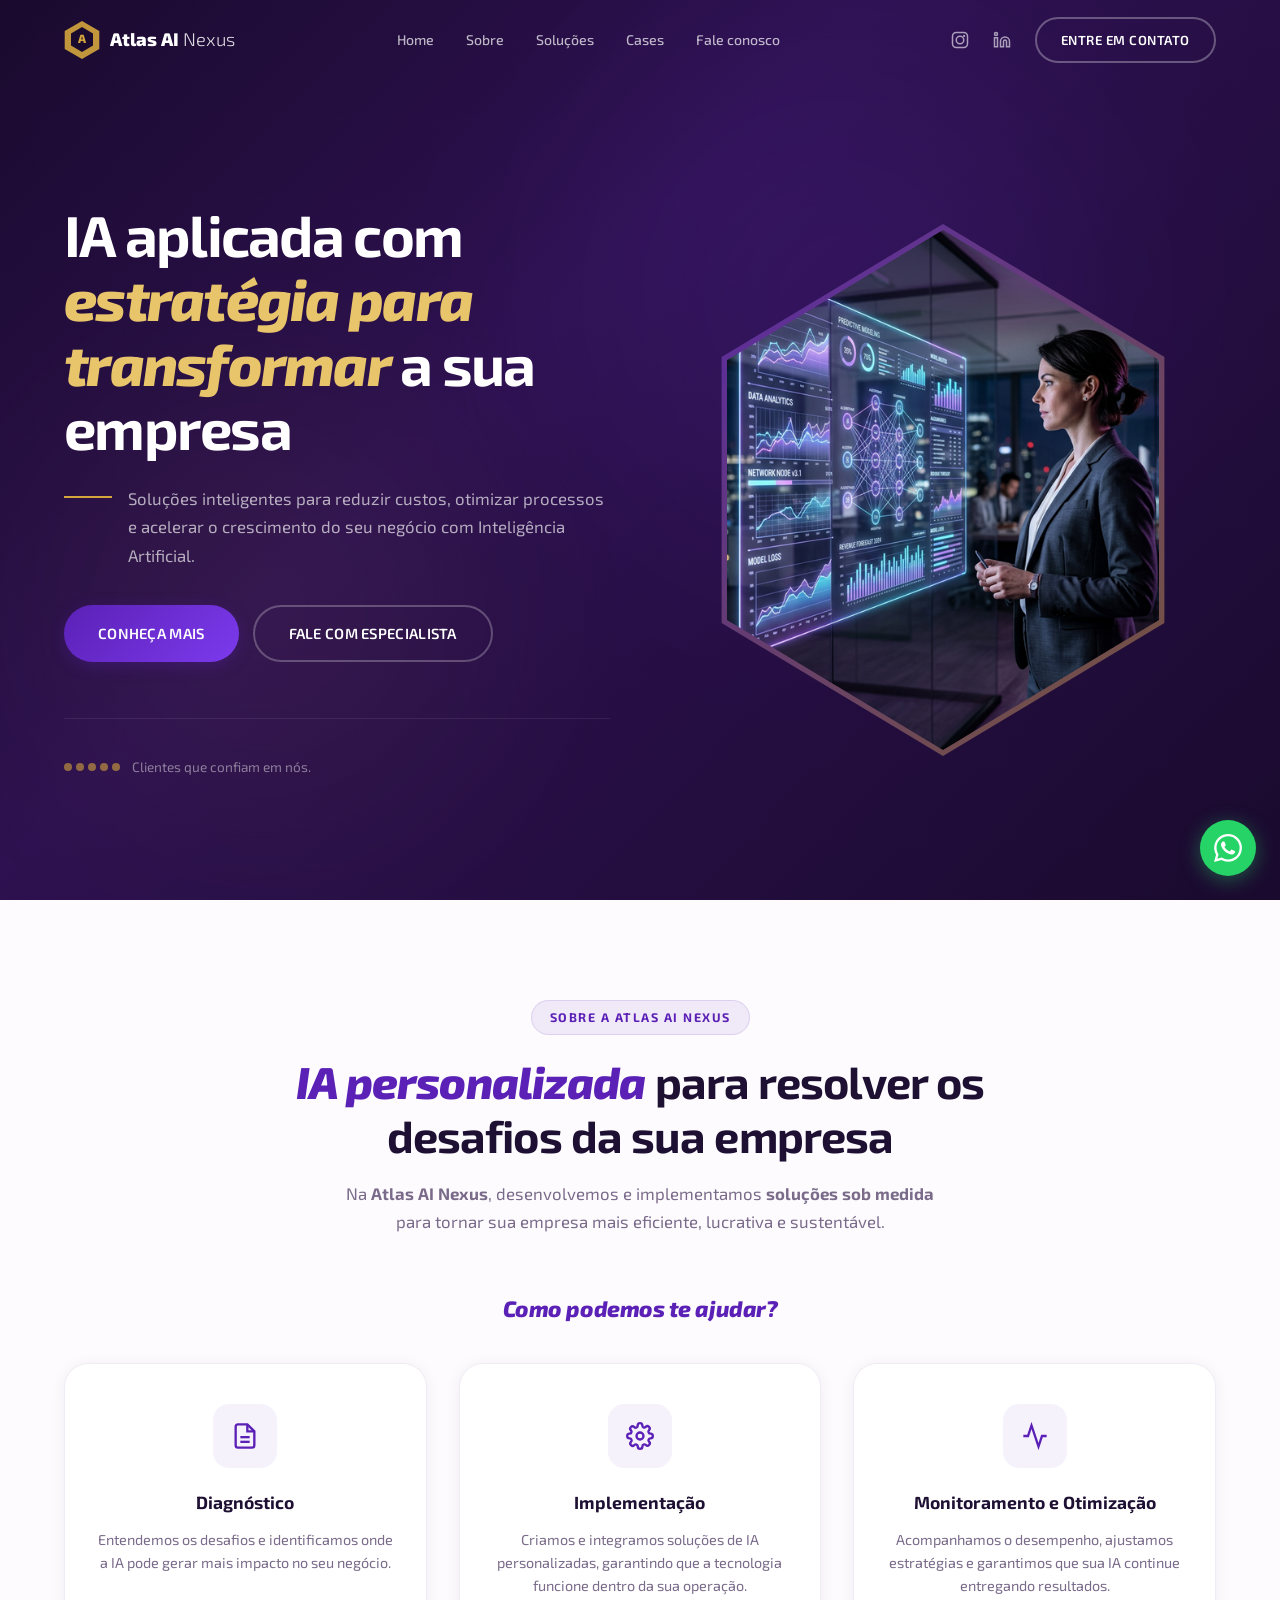
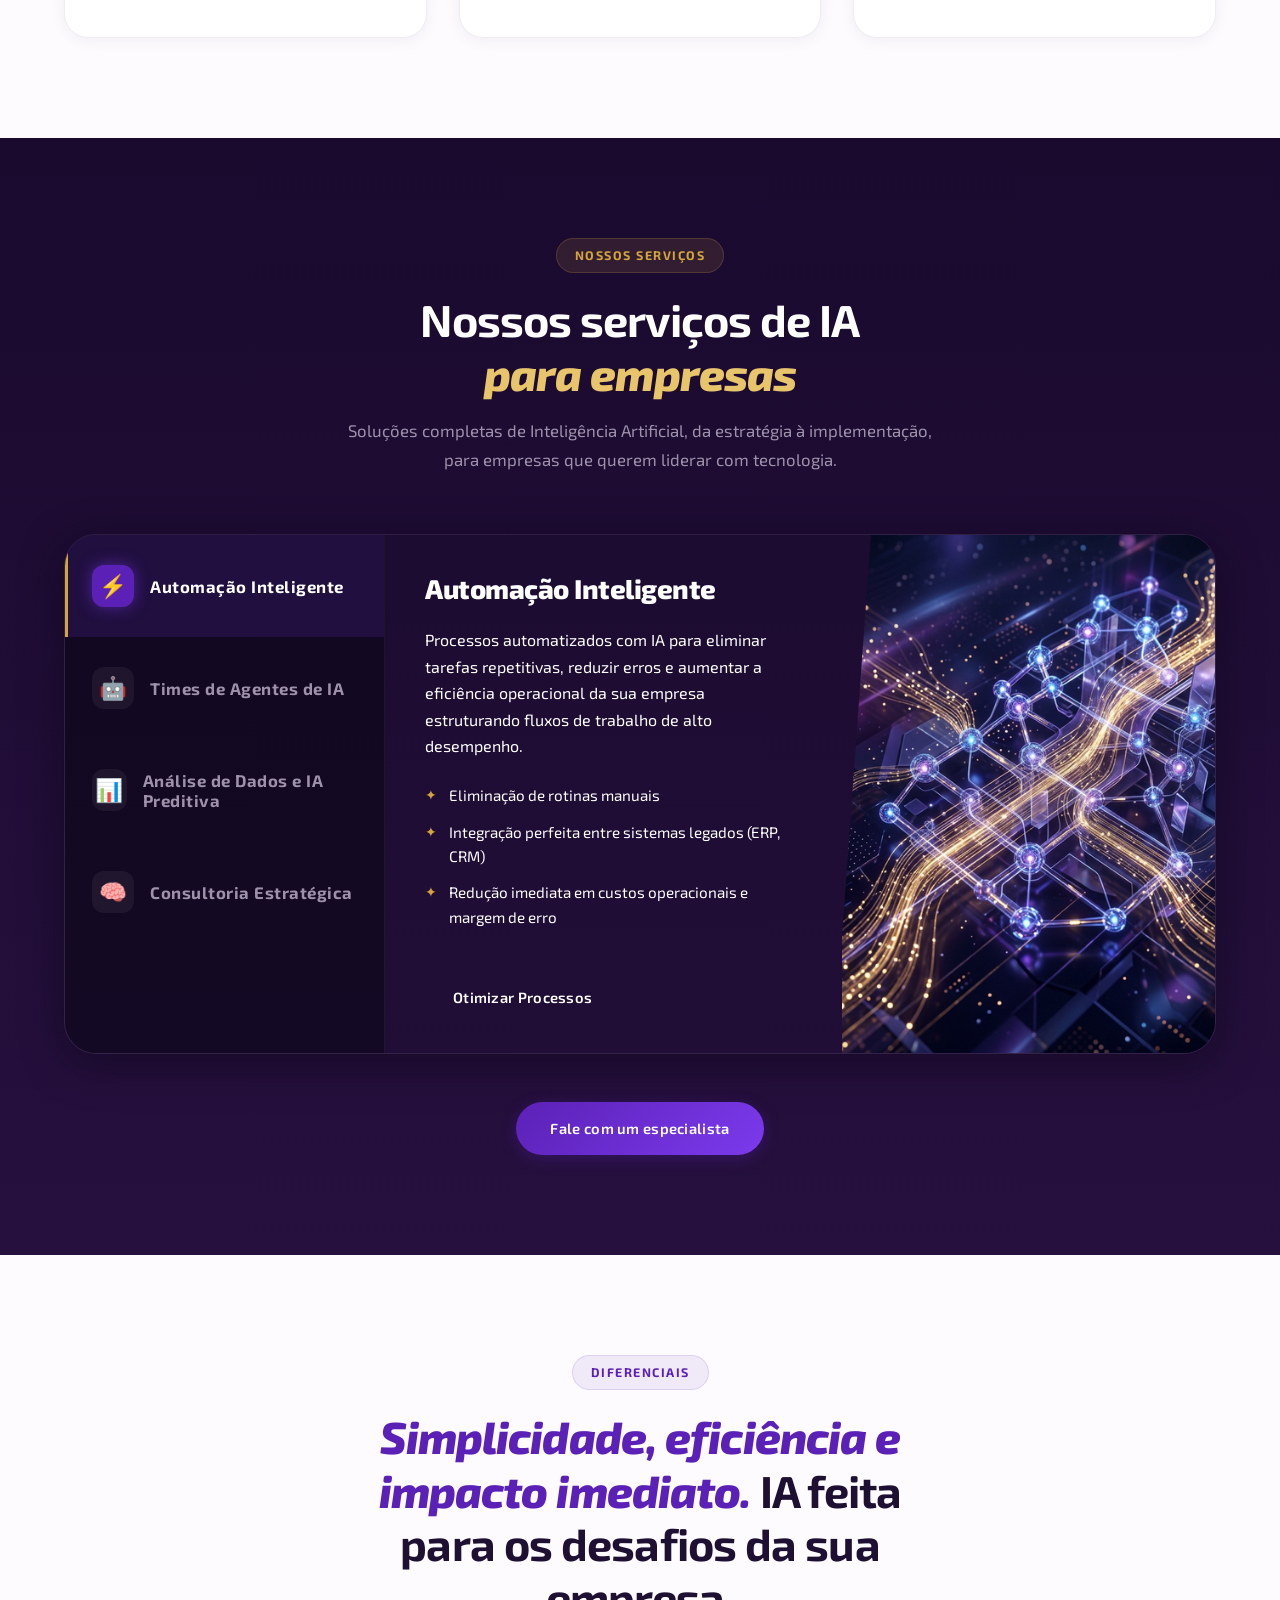
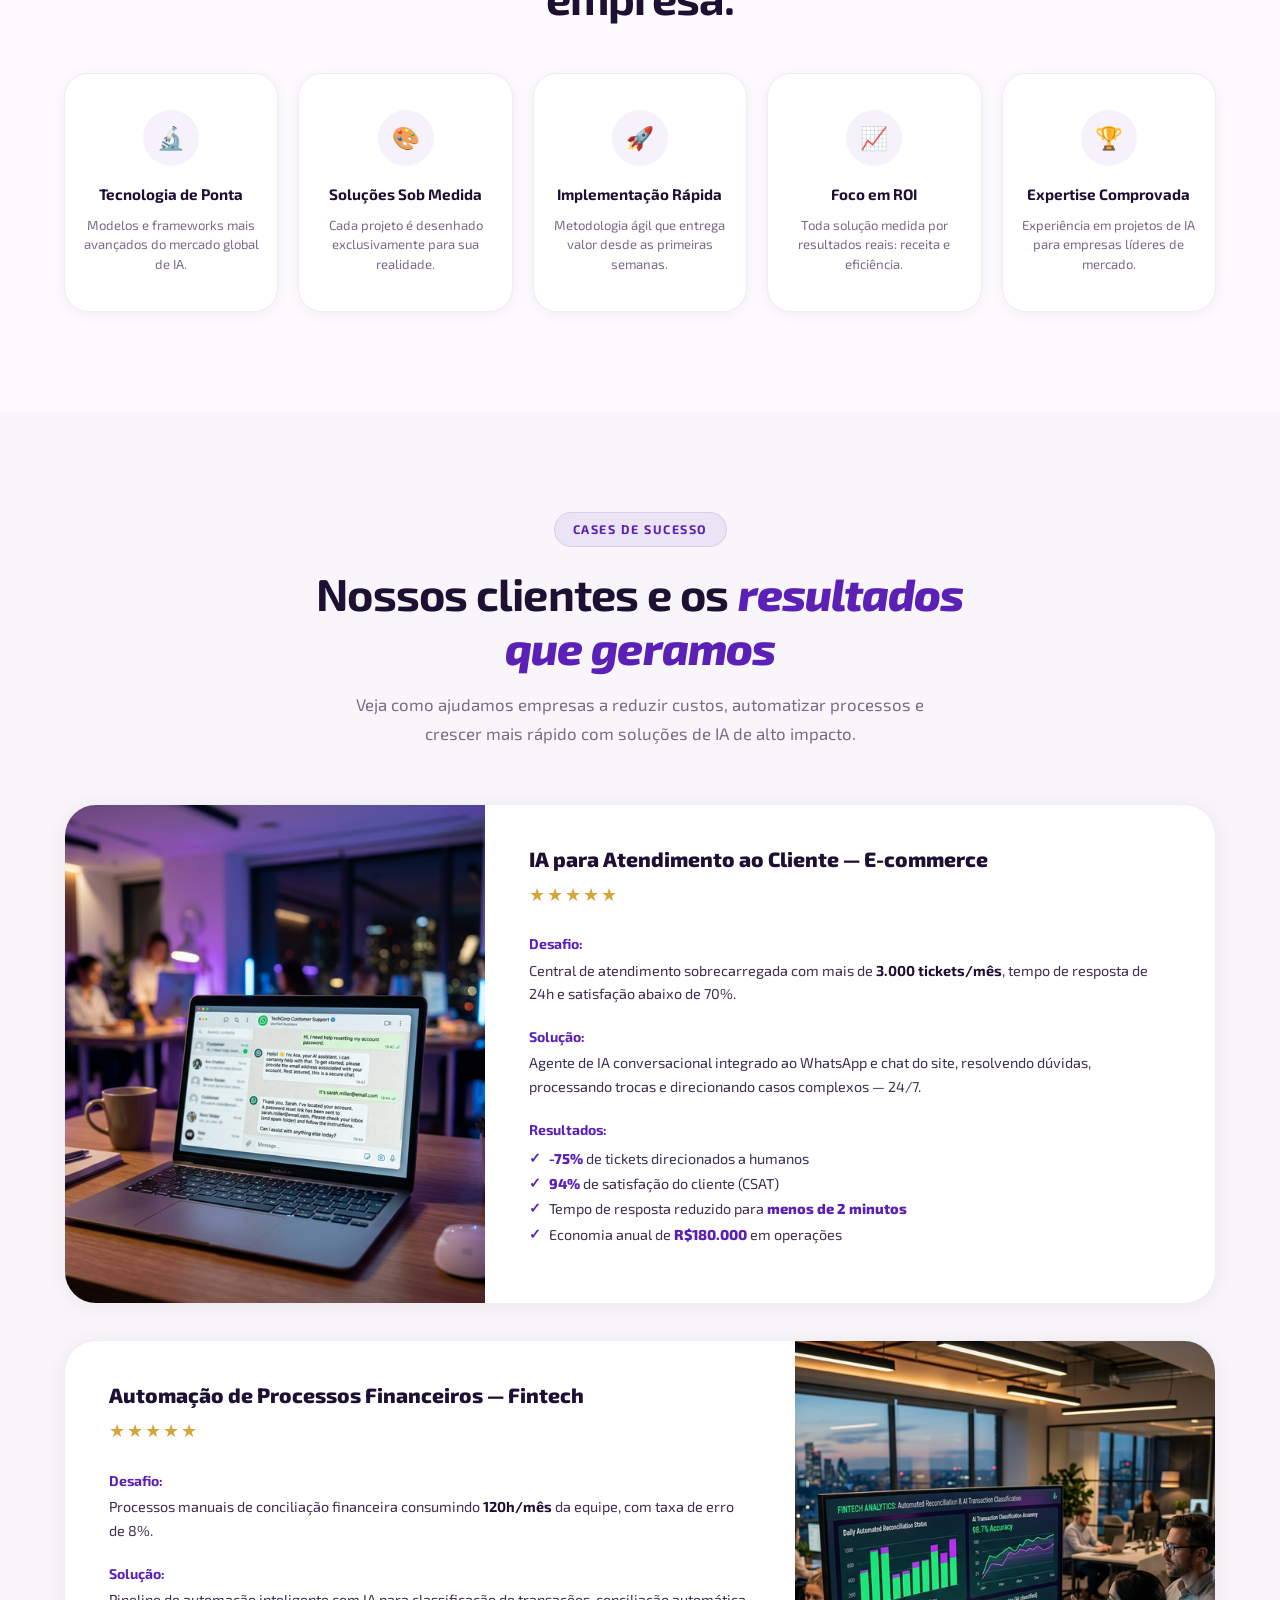
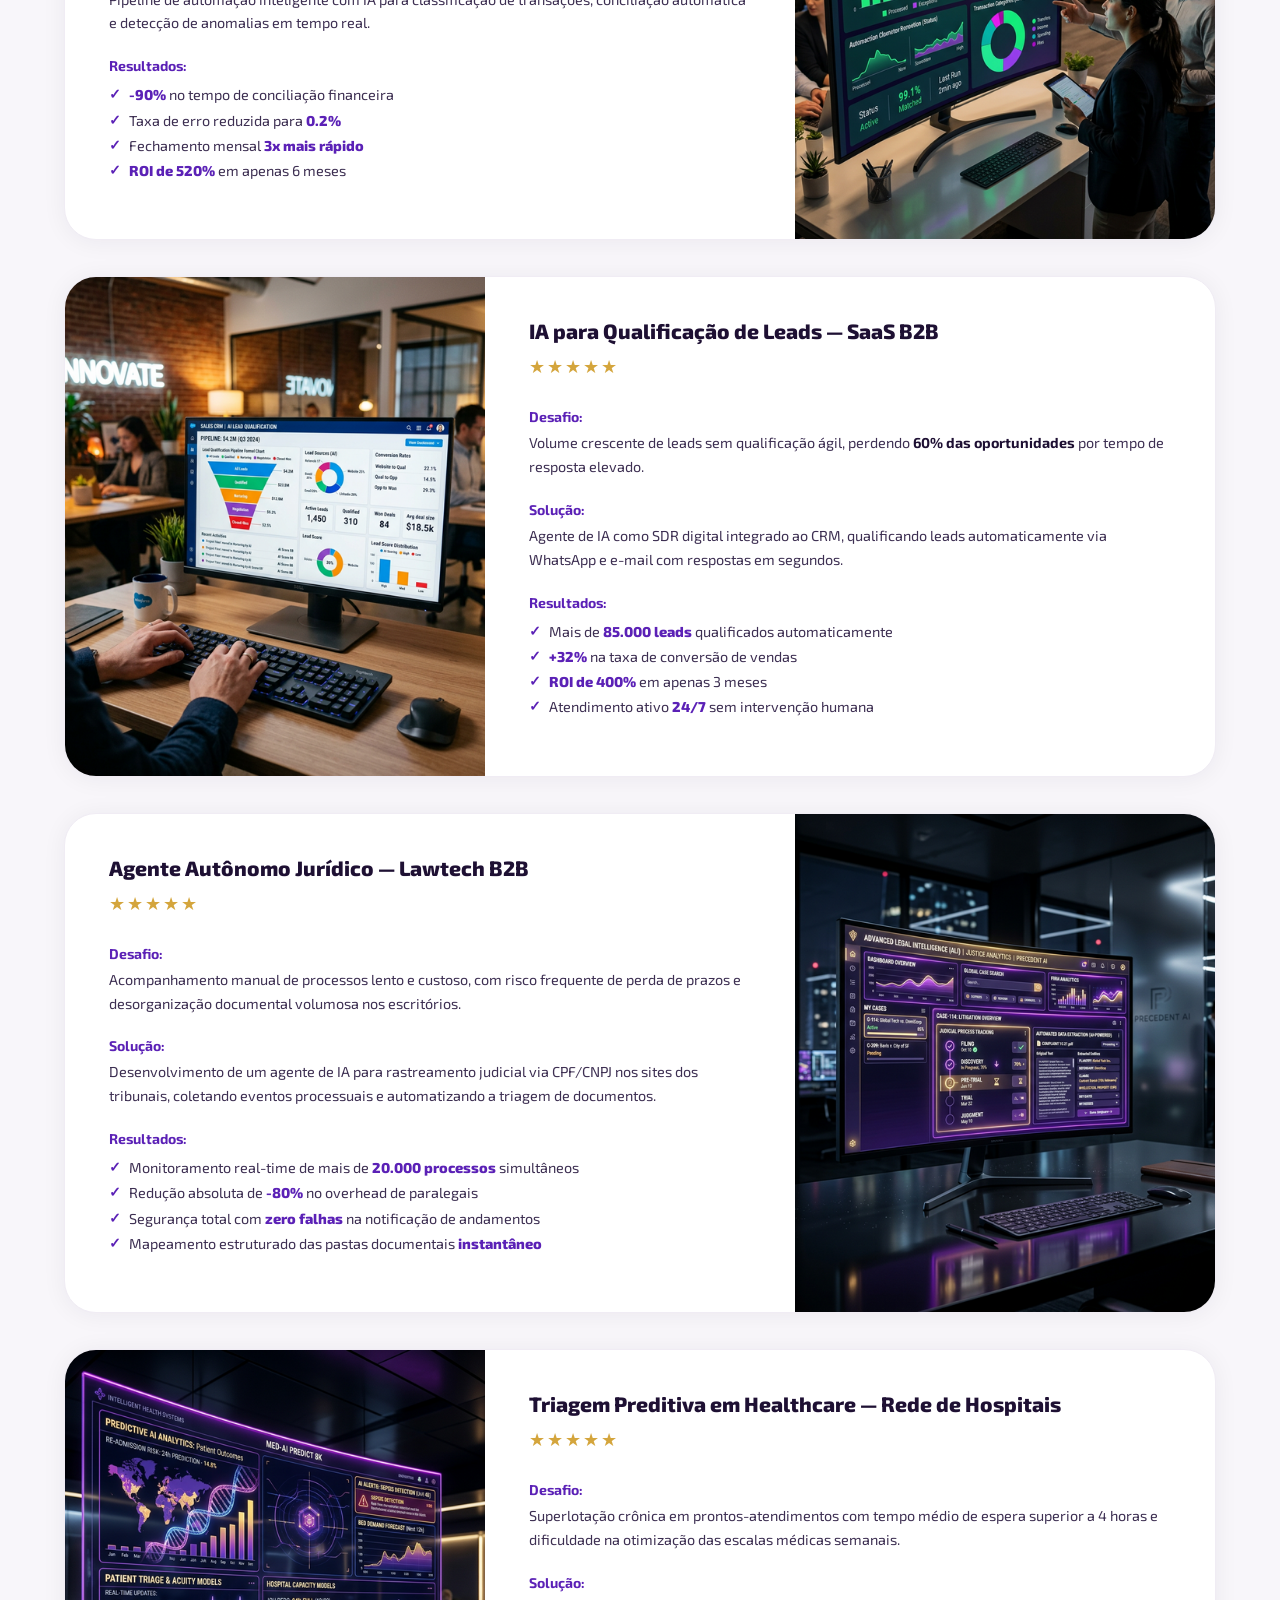
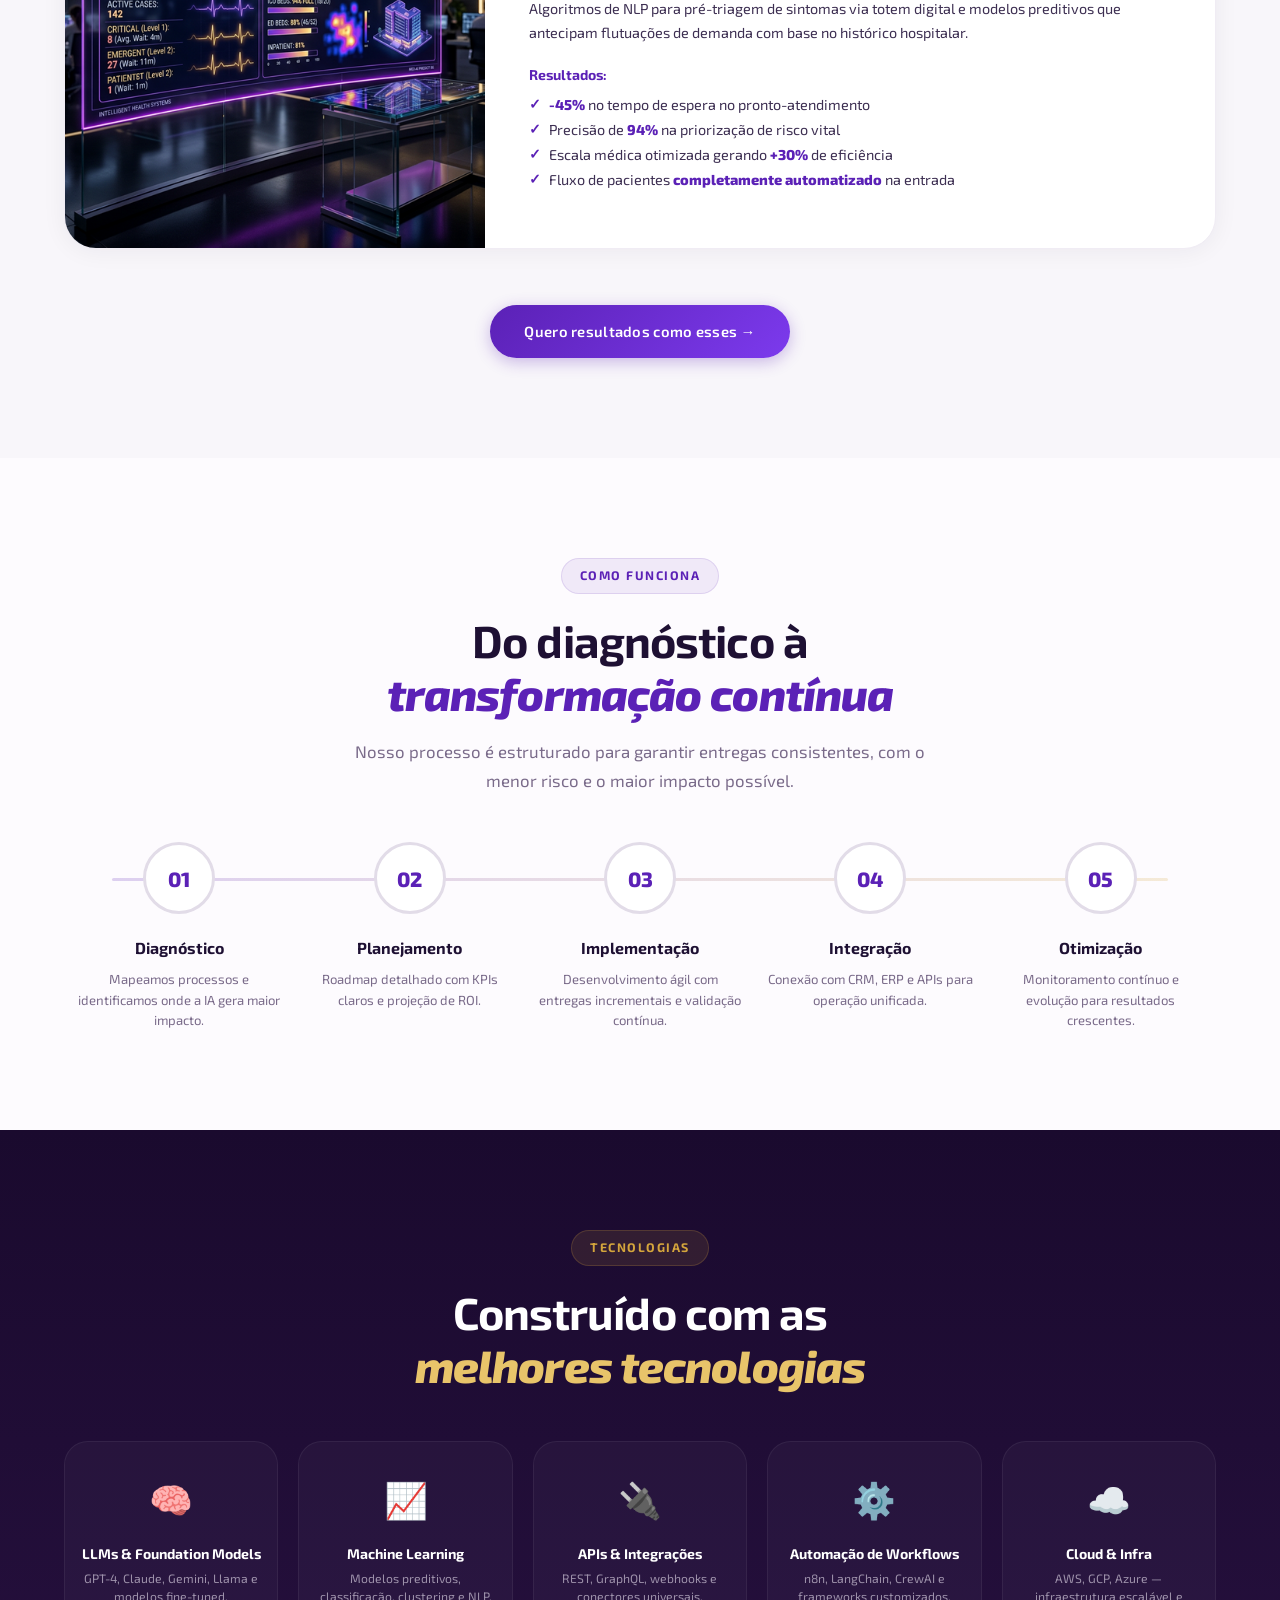
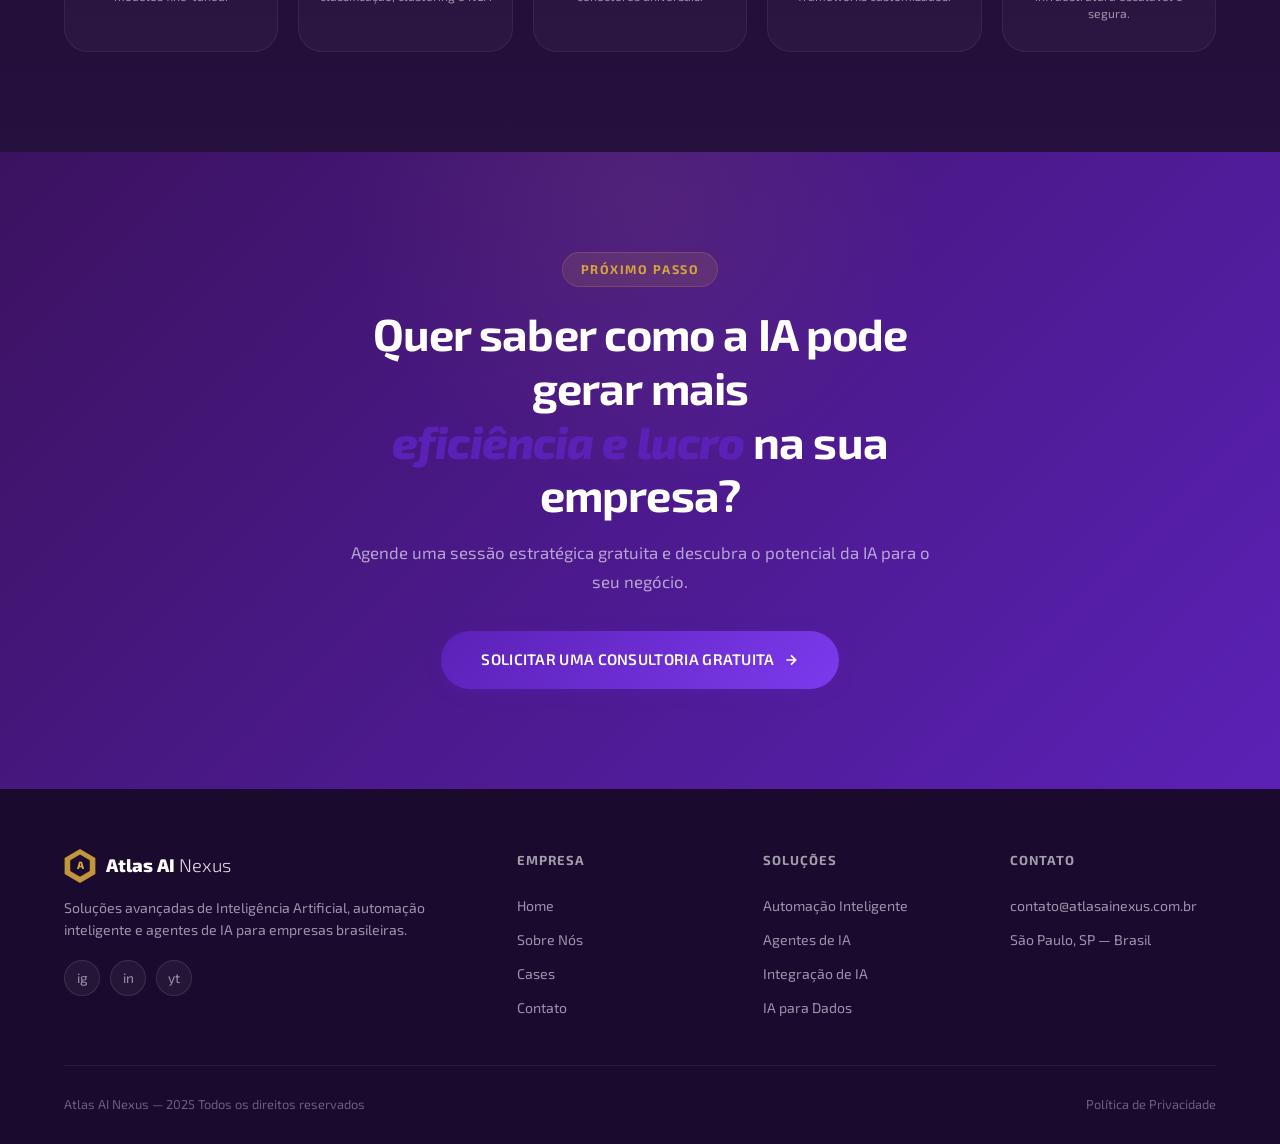
<file: index.html>
<!DOCTYPE html>
<html lang="pt-BR">
<head>
  <meta charset="UTF-8">
  <meta name="viewport" content="width=device-width, initial-scale=1.0">
  <title>Atlas AI Nexus — Inteligência Artificial para Empresas</title>
  <meta name="description" content="Soluções avançadas de Inteligência Artificial, automação inteligente e agentes de IA para empresas brasileiras. Automatize processos, reduza custos e acelere resultados.">
  <link rel="stylesheet" href="styles.css">
  <link rel="icon" href="data:image/svg+xml,<svg xmlns='http://www.w3.org/2000/svg' viewBox='0 0 100 100'><text y='.9em' font-size='90'>⬡</text></svg>">
</head>
<body>

  <!-- ===== NAVIGATION ===== -->
  <nav class="nav" id="nav">
    <div class="container">
      <a href="#" class="nav-logo">
        <!-- Hexagonal Logo Mark -->
        <svg width="36" height="38" viewBox="0 0 36 38" fill="none">
          <path d="M18 0L35.3 10v18L18 38 .7 28V10L18 0z" fill="url(#logoGrad)" opacity="0.9"/>
          <path d="M18 6L29 12.5v12L18 31 7 24.5v-12L18 6z" fill="#1A0A2E"/>
          <text x="18" y="22" text-anchor="middle" font-family="Exo 2" font-weight="800" font-size="12" fill="#D4A53C">A</text>
          <defs>
            <linearGradient id="logoGrad" x1="0" y1="0" x2="36" y2="38">
              <stop stop-color="#D4A53C"/>
              <stop offset="1" stop-color="#E8C46A"/>
            </linearGradient>
          </defs>
        </svg>
        <span><span class="logo-bold">Atlas AI</span> <span class="logo-thin">Nexus</span></span>
      </a>

      <div class="nav-center">
        <a href="#sobre">Home</a>
        <a href="#sobre">Sobre</a>
        <a href="#servicos">Soluções</a>
        <a href="#cases">Cases</a>
        <a href="#contato">Fale conosco</a>
      </div>

      <div class="nav-right">
        <div class="nav-social">
          <a href="https://www.instagram.com/atlasainexus?igsh=MW56d25lMGJvNGZ2bw%3D%3D&utm_source=qr" target="_blank" aria-label="Instagram">
            <svg width="18" height="18" viewBox="0 0 24 24" fill="none" stroke="currentColor" stroke-width="2"><rect x="2" y="2" width="20" height="20" rx="5"/><circle cx="12" cy="12" r="5"/><circle cx="17.5" cy="6.5" r="1.5" fill="currentColor" stroke="none"/></svg>
          </a>
          <a href="https://www.linkedin.com/company/atlasainexus/?viewAsMember=true" target="_blank" aria-label="LinkedIn">
            <svg width="18" height="18" viewBox="0 0 24 24" fill="none" stroke="currentColor" stroke-width="2"><path d="M16 8a6 6 0 016 6v7h-4v-7a2 2 0 00-4 0v7h-4v-7a6 6 0 016-6z"/><rect x="2" y="9" width="4" height="12"/><circle cx="4" cy="4" r="2"/></svg>
          </a>
        </div>
        <a href="#contato" class="nav-cta">ENTRE EM CONTATO</a>
      </div>

      <button class="nav-mobile" id="mobileToggle" aria-label="Menu">
        <span></span><span></span><span></span>
      </button>
    </div>
  </nav>

  <!-- Mobile Menu -->
  <div class="mobile-menu" id="mobileMenu">
    <a href="#sobre">Home</a>
    <a href="#sobre">Sobre</a>
    <a href="#servicos">Soluções</a>
    <a href="#cases">Cases</a>
    <a href="#contato">Fale conosco</a>
    <a href="#contato" class="btn btn-primary">Entre em Contato</a>
  </div>

  <!-- ===== HERO ===== -->
  <section class="hero" id="hero">
    <div class="hero-texture"></div>
    <div class="hero-glow hero-glow--1"></div>
    <div class="hero-glow hero-glow--2"></div>

    <div class="container">
      <div class="hero-content">
        <h1 class="hero-title">
          IA aplicada com<br>
          <em>estratégia para<br>transformar</em> a sua<br>empresa
        </h1>

        <div class="hero-description">
          <p>Soluções inteligentes para reduzir custos, otimizar processos e acelerar o crescimento do seu negócio com Inteligência Artificial.</p>
        </div>

        <div class="hero-actions">
          <a href="#servicos" class="btn btn-primary">CONHEÇA MAIS</a>
          <a href="#contato" class="btn btn-outline">FALE COM ESPECIALISTA</a>
        </div>

        <div class="hero-clients">
          <div class="hero-clients-dots">
            <span></span><span></span><span></span><span></span><span></span>
          </div>
          <span>Clientes que confiam em nós.</span>
        </div>
      </div>

      <div class="hero-visual">
        <div class="hero-hex-wrapper">
          <div class="hero-hex-border"></div>
          <img src="hero-image.png" alt="Profissional analisando dados com IA" class="hero-hex-image">
        </div>
      </div>
    </div>
  </section>

  <!-- ===== ABOUT + PROCESS (white) ===== -->
  <section class="section section--light" id="sobre">
    <div class="container">
      <div class="about-intro">
        <span class="section-label section-label--light reveal">Sobre a Atlas AI Nexus</span>
        <h2 class="section-title reveal reveal-d1">
          <em>IA personalizada</em> para resolver os<br>desafios da sua empresa
        </h2>
        <p class="section-subtitle mx-auto reveal reveal-d2">
          Na <strong>Atlas AI Nexus</strong>, desenvolvemos e implementamos <strong>soluções sob medida</strong> para tornar sua empresa mais eficiente, lucrativa e sustentável.
        </p>
      </div>

      <h3 class="section-title text-center reveal reveal-d2" style="font-size:1.4rem;margin-bottom:40px;">
        <em>Como podemos te ajudar?</em>
      </h3>

      <div class="process-grid">
        <div class="process-card reveal reveal-d1">
          <div class="process-card-icon">
            <svg width="28" height="28" viewBox="0 0 24 24" fill="none" stroke="currentColor" stroke-width="2"><path d="M14 2H6a2 2 0 00-2 2v16a2 2 0 002 2h12a2 2 0 002-2V8z"/><polyline points="14,2 14,8 20,8"/><line x1="16" y1="13" x2="8" y2="13"/><line x1="16" y1="17" x2="8" y2="17"/></svg>
          </div>
          <h3>Diagnóstico</h3>
          <p>Entendemos os desafios e identificamos onde a IA pode gerar mais impacto no seu negócio.</p>
        </div>
        <div class="process-card reveal reveal-d2">
          <div class="process-card-icon">
            <svg width="28" height="28" viewBox="0 0 24 24" fill="none" stroke="currentColor" stroke-width="2"><circle cx="12" cy="12" r="3"/><path d="M19.4 15a1.65 1.65 0 00.33 1.82l.06.06a2 2 0 01-2.83 2.83l-.06-.06a1.65 1.65 0 00-1.82-.33 1.65 1.65 0 00-1 1.51V21a2 2 0 01-4 0v-.09A1.65 1.65 0 009 19.4a1.65 1.65 0 00-1.82.33l-.06.06a2 2 0 01-2.83-2.83l.06-.06A1.65 1.65 0 004.68 15a1.65 1.65 0 00-1.51-1H3a2 2 0 010-4h.09A1.65 1.65 0 004.6 9a1.65 1.65 0 00-.33-1.82l-.06-.06a2 2 0 012.83-2.83l.06.06A1.65 1.65 0 009 4.68a1.65 1.65 0 001-1.51V3a2 2 0 014 0v.09a1.65 1.65 0 001 1.51 1.65 1.65 0 001.82-.33l.06-.06a2 2 0 012.83 2.83l-.06.06A1.65 1.65 0 0019.4 9a1.65 1.65 0 001.51 1H21a2 2 0 010 4h-.09a1.65 1.65 0 00-1.51 1z"/></svg>
          </div>
          <h3>Implementação</h3>
          <p>Criamos e integramos soluções de IA personalizadas, garantindo que a tecnologia funcione dentro da sua operação.</p>
        </div>
        <div class="process-card reveal reveal-d3">
          <div class="process-card-icon">
            <svg width="28" height="28" viewBox="0 0 24 24" fill="none" stroke="currentColor" stroke-width="2"><polyline points="22,12 18,12 15,21 9,3 6,12 2,12"/></svg>
          </div>
          <h3>Monitoramento e Otimização</h3>
          <p>Acompanhamos o desempenho, ajustamos estratégias e garantimos que sua IA continue entregando resultados.</p>
        </div>
      </div>
    </div>
  </section>

  <!-- ===== SERVICES (dark) ===== -->
  <section class="section section--dark" id="servicos">
    <div class="container">
      <div class="text-center">
        <span class="section-label section-label--dark reveal">Nossos Serviços</span>
        <h2 class="section-title reveal reveal-d1" style="max-width:620px;margin:0 auto 16px;">
          Nossos serviços de IA<br><em>para empresas</em>
        </h2>
        <p class="section-subtitle mx-auto reveal reveal-d2">
          Soluções completas de Inteligência Artificial, da estratégia à implementação, para empresas que querem liderar com tecnologia.
        </p>
      </div>

      <div class="services-interactive reveal reveal-d1">
        <!-- Sidebar Navigation (Toggles) -->
        <div class="services-sidebar">
          <button class="service-tab active" data-target="svc-automacao">
            <span class="tab-icon">⚡</span>
            <span class="tab-title">Automação Inteligente</span>
          </button>
          <button class="service-tab" data-target="svc-agentes">
            <span class="tab-icon">🤖</span>
            <span class="tab-title">Times de Agentes de IA</span>
          </button>
          <button class="service-tab" data-target="svc-dados">
            <span class="tab-icon">📊</span>
            <span class="tab-title">Análise de Dados e IA Preditiva</span>
          </button>
          <button class="service-tab" data-target="svc-consultoria">
            <span class="tab-icon">🧠</span>
            <span class="tab-title">Consultoria Estratégica</span>
          </button>
        </div>

        <!-- Dynamic Content Area -->
        <div class="services-content-wrapper">
          
          <!-- Panel 1: Automação -->
          <div class="service-panel active" id="svc-automacao">
            <div class="panel-info">
              <h3>Automação Inteligente</h3>
              <p>Processos automatizados com IA para eliminar tarefas repetitivas, reduzir erros e aumentar a eficiência operacional da sua empresa estruturando fluxos de trabalho de alto desempenho.</p>
              
              <ul class="panel-results">
                <li>Eliminação de rotinas manuais</li>
                <li>Integração perfeita entre sistemas legados (ERP, CRM)</li>
                <li>Redução imediata em custos operacionais e margem de erro</li>
              </ul>
              
              <a href="#contato" class="btn btn-outline-gold">Otimizar Processos</a>
            </div>
            <div class="panel-visual">
              <img src="service-automation.png" alt="Automação Inteligente em IA" loading="lazy">
            </div>
          </div>

          <!-- Panel 2: Agentes -->
          <div class="service-panel" id="svc-agentes">
            <div class="panel-info">
              <h3>Agentes e Times de Agentes de IA</h3>
              <p>Atendimento ágil e eficiente com equipes Multi-Agente treinadas na sua base de conhecimento corporativa. Eles operam 24/7 em vendas, suporte e operações internas colaborando entre si.</p>
              
              <ul class="panel-results">
                <li>Suporte multicanal instantâneo (WhatsApp, E-mail, Site)</li>
                <li>Qualificação de leads e SDRs autônomos</li>
                <li>Redução dramática no tempo de resposta (SLA)</li>
              </ul>
              
              <a href="#contato" class="btn btn-outline-gold">Implementar Agentes</a>
            </div>
            <div class="panel-visual">
              <img src="service-agents.png" alt="Sistemas Multi-Agente de Inteligência Artificial" loading="lazy">
            </div>
          </div>

          <!-- Panel 3: Dados -->
          <div class="service-panel" id="svc-dados">
            <div class="panel-info">
              <h3>Análise de Dados e IA Preditiva</h3>
              <p>Inteligência central para tomadas de decisão complexas. Transforme dados brutos em insights acionáveis com modelos preditivos que antecipam cenários, riscos e oportunidades no mercado.</p>
              
              <ul class="panel-results">
                <li>Previsão precisa de demanda e churn de clientes</li>
                <li>Dashboards interativos de alto impacto gerencial</li>
                <li>Identificação automática de anomalias em tempo real</li>
              </ul>
              
              <a href="#contato" class="btn btn-outline-gold">Extrair Insights</a>
            </div>
            <div class="panel-visual">
              <img src="service-data.png" alt="Análise de Dados com Inteligência Artificial Preditiva" loading="lazy">
            </div>
          </div>

          <!-- Panel 4: Consultoria -->
          <div class="service-panel" id="svc-consultoria">
            <div class="panel-info">
              <h3>Consultoria Estratégica em IA</h3>
              <p>Diagnóstico completo da sua operação e elaboração de um blueprint técnico e estratégico. Traçamos e executamos um roadmap claro e mensurável projetando o ROI para cada etapa do projeto.</p>
              
              <ul class="panel-results">
                <li>Assessment técnico de viabilidade e maturidade de dados</li>
                <li>Arquitetura de soluções customizadas premium</li>
                <li>Treinamento de equipes para adoção tecnológica</li>
              </ul>
              
              <a href="#contato" class="btn btn-outline-gold">Diagnóstico Gratuito</a>
            </div>
            <div class="panel-visual">
              <img src="service-consulting.png" alt="Consultoria Estratégica em IA" loading="lazy">
            </div>
          </div>

        </div>
      </div>

      <div class="text-center reveal reveal-d3" style="margin-top:48px;">
        <a href="#contato" class="btn btn-primary">Fale com um especialista</a>
      </div>
    </div>
  </section>

  <!-- ===== DIFFERENTIALS (white) ===== -->
  <section class="section section--light" id="diferenciais">
    <div class="container">
      <div class="text-center">
        <span class="section-label section-label--light reveal">Diferenciais</span>
        <h2 class="section-title reveal reveal-d1" style="max-width:580px;margin:0 auto 16px;">
          <em>Simplicidade, eficiência e impacto imediato.</em> IA feita para os desafios da sua empresa.
        </h2>
      </div>

      <div class="diff-grid">
        <div class="diff-card reveal reveal-d1">
          <div class="diff-icon">🔬</div>
          <h3>Tecnologia de Ponta</h3>
          <p>Modelos e frameworks mais avançados do mercado global de IA.</p>
        </div>
        <div class="diff-card reveal reveal-d2">
          <div class="diff-icon">🎨</div>
          <h3>Soluções Sob Medida</h3>
          <p>Cada projeto é desenhado exclusivamente para sua realidade.</p>
        </div>
        <div class="diff-card reveal reveal-d3">
          <div class="diff-icon">🚀</div>
          <h3>Implementação Rápida</h3>
          <p>Metodologia ágil que entrega valor desde as primeiras semanas.</p>
        </div>
        <div class="diff-card reveal reveal-d4">
          <div class="diff-icon">📈</div>
          <h3>Foco em ROI</h3>
          <p>Toda solução medida por resultados reais: receita e eficiência.</p>
        </div>
        <div class="diff-card reveal reveal-d5">
          <div class="diff-icon">🏆</div>
          <h3>Expertise Comprovada</h3>
          <p>Experiência em projetos de IA para empresas líderes de mercado.</p>
        </div>
      </div>
    </div>
  </section>

  <!-- ===== CASES (light — NexIA Lab style) ===== -->
  <section class="section section--cases" id="cases">
    <div class="container">
      <div class="text-center" style="margin-bottom:56px;">
        <span class="section-label section-label--light reveal">Cases de Sucesso</span>
        <h2 class="section-title reveal reveal-d1" style="max-width:680px;margin:0 auto 16px;">
          Nossos clientes e os <em>resultados que geramos</em>
        </h2>
        <p class="section-subtitle mx-auto reveal reveal-d2">
          Veja como ajudamos empresas a reduzir custos, automatizar processos e crescer mais rápido com soluções de IA de alto impacto.
        </p>
      </div>

      <!-- Case 1 — Image Left -->
      <div class="case-row reveal">
        <div class="case-row-image">
          <img src="case-atendimento.png" alt="IA para Atendimento ao Cliente" loading="lazy">
        </div>
        <div class="case-row-content">
          <h3>IA para Atendimento ao Cliente — E-commerce</h3>
          <div class="case-stars">★★★★★</div>

          <div class="case-block">
            <strong class="case-block-label">Desafio:</strong>
            <p>Central de atendimento sobrecarregada com mais de <strong>3.000 tickets/mês</strong>, tempo de resposta de 24h e satisfação abaixo de 70%.</p>
          </div>

          <div class="case-block">
            <strong class="case-block-label">Solução:</strong>
            <p>Agente de IA conversacional integrado ao WhatsApp e chat do site, resolvendo dúvidas, processando trocas e direcionando casos complexos — 24/7.</p>
          </div>

          <div class="case-block">
            <strong class="case-block-label">Resultados:</strong>
            <ul class="case-results-list">
              <li><strong>-75%</strong> de tickets direcionados a humanos</li>
              <li><strong>94%</strong> de satisfação do cliente (CSAT)</li>
              <li>Tempo de resposta reduzido para <strong>menos de 2 minutos</strong></li>
              <li>Economia anual de <strong>R$180.000</strong> em operações</li>
            </ul>
          </div>
        </div>
      </div>

      <!-- Case 2 — Image Right -->
      <div class="case-row case-row--reversed reveal">
        <div class="case-row-image">
          <img src="case-financeiro.png" alt="Automação de Processos Financeiros" loading="lazy">
        </div>
        <div class="case-row-content">
          <h3>Automação de Processos Financeiros — Fintech</h3>
          <div class="case-stars">★★★★★</div>

          <div class="case-block">
            <strong class="case-block-label">Desafio:</strong>
            <p>Processos manuais de conciliação financeira consumindo <strong>120h/mês</strong> da equipe, com taxa de erro de 8%.</p>
          </div>

          <div class="case-block">
            <strong class="case-block-label">Solução:</strong>
            <p>Pipeline de automação inteligente com IA para classificação de transações, conciliação automática e detecção de anomalias em tempo real.</p>
          </div>

          <div class="case-block">
            <strong class="case-block-label">Resultados:</strong>
            <ul class="case-results-list">
              <li><strong>-90%</strong> no tempo de conciliação financeira</li>
              <li>Taxa de erro reduzida para <strong>0.2%</strong></li>
              <li>Fechamento mensal <strong>3x mais rápido</strong></li>
              <li><strong>ROI de 520%</strong> em apenas 6 meses</li>
            </ul>
          </div>
        </div>
      </div>

      <!-- Case 3 — Image Left -->
      <div class="case-row reveal">
        <div class="case-row-image">
          <img src="case-vendas.png" alt="IA para Qualificação de Leads" loading="lazy">
        </div>
        <div class="case-row-content">
          <h3>IA para Qualificação de Leads — SaaS B2B</h3>
          <div class="case-stars">★★★★★</div>

          <div class="case-block">
            <strong class="case-block-label">Desafio:</strong>
            <p>Volume crescente de leads sem qualificação ágil, perdendo <strong>60% das oportunidades</strong> por tempo de resposta elevado.</p>
          </div>

          <div class="case-block">
            <strong class="case-block-label">Solução:</strong>
            <p>Agente de IA como SDR digital integrado ao CRM, qualificando leads automaticamente via WhatsApp e e-mail com respostas em segundos.</p>
          </div>

          <div class="case-block">
            <strong class="case-block-label">Resultados:</strong>
            <ul class="case-results-list">
              <li>Mais de <strong>85.000 leads</strong> qualificados automaticamente</li>
              <li><strong>+32%</strong> na taxa de conversão de vendas</li>
              <li><strong>ROI de 400%</strong> em apenas 3 meses</li>
              <li>Atendimento ativo <strong>24/7</strong> sem intervenção humana</li>
            </ul>
          </div>
        </div>
      </div>

      <!-- Case 4 — Image Right -->
      <div class="case-row case-row--reversed reveal">
        <div class="case-row-image">
          <img src="case-legal.png" alt="Automação Jurídica e Rastreamento de Processos" loading="lazy">
        </div>
        <div class="case-row-content">
          <h3>Agente Autônomo Jurídico — Lawtech B2B</h3>
          <div class="case-stars">★★★★★</div>

          <div class="case-block">
            <strong class="case-block-label">Desafio:</strong>
            <p>Acompanhamento manual de processos lento e custoso, com risco frequente de perda de prazos e desorganização documental volumosa nos escritórios.</p>
          </div>

          <div class="case-block">
            <strong class="case-block-label">Solução:</strong>
            <p>Desenvolvimento de um agente de IA para rastreamento judicial via CPF/CNPJ nos sites dos tribunais, coletando eventos processuais e automatizando a triagem de documentos.</p>
          </div>

          <div class="case-block">
            <strong class="case-block-label">Resultados:</strong>
            <ul class="case-results-list">
              <li>Monitoramento real-time de mais de <strong>20.000 processos</strong> simultâneos</li>
              <li>Redução absoluta de <strong>-80%</strong> no overhead de paralegais</li>
              <li>Segurança total com <strong>zero falhas</strong> na notificação de andamentos</li>
              <li>Mapeamento estruturado das pastas documentais <strong>instantâneo</strong></li>
            </ul>
          </div>
        </div>
      </div>

      <!-- Case 5 — Image Left (Healthcare) -->
      <div class="case-row reveal">
        <div class="case-row-image">
          <img src="case-healthcare.png" alt="IA Preditiva para Triagem em Saúde" loading="lazy">
        </div>
        <div class="case-row-content">
          <h3>Triagem Preditiva em Healthcare — Rede de Hospitais</h3>
          <div class="case-stars">★★★★★</div>

          <div class="case-block">
            <strong class="case-block-label">Desafio:</strong>
            <p>Superlotação crônica em prontos-atendimentos com tempo médio de espera superior a 4 horas e dificuldade na otimização das escalas médicas semanais.</p>
          </div>

          <div class="case-block">
            <strong class="case-block-label">Solução:</strong>
            <p>Algoritmos de NLP para pré-triagem de sintomas via totem digital e modelos preditivos que antecipam flutuações de demanda com base no histórico hospitalar.</p>
          </div>

          <div class="case-block">
            <strong class="case-block-label">Resultados:</strong>
            <ul class="case-results-list">
              <li><strong>-45%</strong> no tempo de espera no pronto-atendimento</li>
              <li>Precisão de <strong>94%</strong> na priorização de risco vital</li>
              <li>Escala médica otimizada gerando <strong>+30%</strong> de eficiência</li>
              <li>Fluxo de pacientes <strong>completamente automatizado</strong> na entrada</li>
            </ul>
          </div>
        </div>
      </div>

      <div class="text-center reveal" style="margin-top:56px;">
        <a href="#contato" class="btn btn-primary">Quero resultados como esses →</a>
      </div>
    </div>
  </section>

  <!-- ===== HOW IT WORKS (white) ===== -->
  <section class="section section--light" id="processo">
    <div class="container">
      <div class="text-center">
        <span class="section-label section-label--light reveal">Como Funciona</span>
        <h2 class="section-title reveal reveal-d1" style="max-width:600px;margin:0 auto 16px;">
          Do diagnóstico à <em>transformação contínua</em>
        </h2>
        <p class="section-subtitle mx-auto reveal reveal-d2">
          Nosso processo é estruturado para garantir entregas consistentes, com o menor risco e o maior impacto possível.
        </p>
      </div>

      <div class="timeline">
        <div class="timeline-step reveal reveal-d1">
          <div class="timeline-num">01</div>
          <h3>Diagnóstico</h3>
          <p>Mapeamos processos e identificamos onde a IA gera maior impacto.</p>
        </div>
        <div class="timeline-step reveal reveal-d2">
          <div class="timeline-num">02</div>
          <h3>Planejamento</h3>
          <p>Roadmap detalhado com KPIs claros e projeção de ROI.</p>
        </div>
        <div class="timeline-step reveal reveal-d3">
          <div class="timeline-num">03</div>
          <h3>Implementação</h3>
          <p>Desenvolvimento ágil com entregas incrementais e validação contínua.</p>
        </div>
        <div class="timeline-step reveal reveal-d4">
          <div class="timeline-num">04</div>
          <h3>Integração</h3>
          <p>Conexão com CRM, ERP e APIs para operação unificada.</p>
        </div>
        <div class="timeline-step reveal reveal-d5">
          <div class="timeline-num">05</div>
          <h3>Otimização</h3>
          <p>Monitoramento contínuo e evolução para resultados crescentes.</p>
        </div>
      </div>
    </div>
  </section>

  <!-- ===== TECHNOLOGIES (dark) ===== -->
  <section class="section section--dark" id="tecnologias">
    <div class="container">
      <div class="text-center">
        <span class="section-label section-label--dark reveal">Tecnologias</span>
        <h2 class="section-title reveal reveal-d1" style="max-width:580px;margin:0 auto 16px;">
          Construído com as <em>melhores tecnologias</em>
        </h2>
      </div>

      <div class="tech-grid">
        <div class="tech-card reveal reveal-d1">
          <span class="tech-card-icon">🧠</span>
          <h4>LLMs & Foundation Models</h4>
          <p>GPT-4, Claude, Gemini, Llama e modelos fine-tuned.</p>
        </div>
        <div class="tech-card reveal reveal-d2">
          <span class="tech-card-icon">📈</span>
          <h4>Machine Learning</h4>
          <p>Modelos preditivos, classificação, clustering e NLP.</p>
        </div>
        <div class="tech-card reveal reveal-d3">
          <span class="tech-card-icon">🔌</span>
          <h4>APIs & Integrações</h4>
          <p>REST, GraphQL, webhooks e conectores universais.</p>
        </div>
        <div class="tech-card reveal reveal-d4">
          <span class="tech-card-icon">⚙️</span>
          <h4>Automação de Workflows</h4>
          <p>n8n, LangChain, CrewAI e frameworks customizados.</p>
        </div>
        <div class="tech-card reveal reveal-d5">
          <span class="tech-card-icon">☁️</span>
          <h4>Cloud & Infra</h4>
          <p>AWS, GCP, Azure — infraestrutura escalável e segura.</p>
        </div>
      </div>
    </div>
  </section>

  <!-- ===== CTA FINAL ===== -->
  <section class="cta-final" id="contato">
    <div class="container">
      <span class="section-label section-label--dark reveal" style="margin:0 auto 20px;display:inline-flex;">Próximo Passo</span>
      <h2 class="section-title reveal reveal-d1">
        Quer saber como a IA pode gerar mais<br><em>eficiência e lucro</em> na sua empresa?
      </h2>
      <p class="section-subtitle reveal reveal-d2">
        Agende uma sessão estratégica gratuita e descubra o potencial da IA para o seu negócio.
      </p>
      <div class="cta-actions reveal reveal-d3">
        <a href="#" class="btn btn-primary" style="padding:16px 40px;font-size:0.95rem;" onclick="return false;">
          SOLICITAR UMA CONSULTORIA GRATUITA
          <svg width="16" height="16" viewBox="0 0 24 24" fill="none" stroke="currentColor" stroke-width="2.5"><path d="M5 12h14M12 5l7 7-7 7"/></svg>
        </a>
      </div>
    </div>
  </section>

  <!-- ===== FOOTER ===== -->
  <footer class="footer">
    <div class="container">
      <div class="footer-grid">
        <div class="footer-brand">
          <a href="#" class="nav-logo" style="color:#fff;">
            <svg width="32" height="34" viewBox="0 0 36 38" fill="none">
              <path d="M18 0L35.3 10v18L18 38 .7 28V10L18 0z" fill="url(#logoGrad2)" opacity="0.9"/>
              <path d="M18 6L29 12.5v12L18 31 7 24.5v-12L18 6z" fill="#1A0A2E"/>
              <text x="18" y="22" text-anchor="middle" font-family="Exo 2" font-weight="800" font-size="12" fill="#D4A53C">A</text>
              <defs>
                <linearGradient id="logoGrad2" x1="0" y1="0" x2="36" y2="38">
                  <stop stop-color="#D4A53C"/>
                  <stop offset="1" stop-color="#E8C46A"/>
                </linearGradient>
              </defs>
            </svg>
            <span><span class="logo-bold">Atlas AI</span> <span class="logo-thin">Nexus</span></span>
          </a>
          <p>Soluções avançadas de Inteligência Artificial, automação inteligente e agentes de IA para empresas brasileiras.</p>
          <div class="footer-social">
            <a href="https://www.instagram.com/atlasainexus?igsh=MW56d25lMGJvNGZ2bw%3D%3D&utm_source=qr" target="_blank" aria-label="Instagram">ig</a>
            <a href="https://www.linkedin.com/company/atlasainexus/?viewAsMember=true" target="_blank" aria-label="LinkedIn">in</a>
            <a href="#" aria-label="YouTube">yt</a>
          </div>
        </div>

        <div class="footer-col">
          <h4>Empresa</h4>
          <a href="#sobre">Home</a>
          <a href="#sobre">Sobre Nós</a>
          <a href="#cases">Cases</a>
          <a href="#contato">Contato</a>
        </div>

        <div class="footer-col">
          <h4>Soluções</h4>
          <a href="#servicos">Automação Inteligente</a>
          <a href="#servicos">Agentes de IA</a>
          <a href="#servicos">Integração de IA</a>
          <a href="#servicos">IA para Dados</a>
        </div>

        <div class="footer-col">
          <h4>Contato</h4>
          <a href="#">contato@atlasainexus.com.br</a>
          <a href="#">São Paulo, SP — Brasil</a>
        </div>
      </div>

      <div class="footer-bottom">
        <span>Atlas AI Nexus — 2025 Todos os direitos reservados</span>
        <span>Política de Privacidade</span>
      </div>
    </div>
  </footer>

  <!-- WhatsApp Float -->
  <a href="https://wa.me/551153047535" class="whatsapp-float" target="_blank" aria-label="WhatsApp">
    <svg viewBox="0 0 24 24"><path d="M17.472 14.382c-.297-.149-1.758-.867-2.03-.967-.273-.099-.471-.148-.67.15-.197.297-.767.966-.94 1.164-.173.199-.347.223-.644.075-.297-.15-1.255-.463-2.39-1.475-.883-.788-1.48-1.761-1.653-2.059-.173-.297-.018-.458.13-.606.134-.133.298-.347.446-.52.149-.174.198-.298.298-.497.099-.198.05-.371-.025-.52-.075-.149-.669-1.612-.916-2.207-.242-.579-.487-.5-.669-.51-.173-.008-.371-.01-.57-.01-.198 0-.52.074-.792.372-.272.297-1.04 1.016-1.04 2.479 0 1.462 1.065 2.875 1.213 3.074.149.198 2.096 3.2 5.077 4.487.709.306 1.262.489 1.694.625.712.227 1.36.195 1.871.118.571-.085 1.758-.719 2.006-1.413.248-.694.248-1.289.173-1.413-.074-.124-.272-.198-.57-.347m-5.421 7.403h-.004a9.87 9.87 0 01-5.031-1.378l-.361-.214-3.741.982.998-3.648-.235-.374a9.86 9.86 0 01-1.51-5.26c.001-5.45 4.436-9.884 9.888-9.884 2.64 0 5.122 1.03 6.988 2.898a9.825 9.825 0 012.893 6.994c-.003 5.45-4.437 9.884-9.885 9.884m8.413-18.297A11.815 11.815 0 0012.05 0C5.495 0 .16 5.335.157 11.892c0 2.096.547 4.142 1.588 5.945L.057 24l6.305-1.654a11.882 11.882 0 005.683 1.448h.005c6.554 0 11.89-5.335 11.893-11.893a11.821 11.821 0 00-3.48-8.413z"/></svg>
  </a>

  <script src="script.js"></script>
</body>
</html>
</file>
<file: styles.css>
/* ===== ATLAS AI NEXUS — Design System v2 "Tech-Luxury" ===== */

@import url('https://fonts.googleapis.com/css2?family=Exo+2:ital,wght@0,300;0,400;0,500;0,600;0,700;0,800;1,600;1,700;1,800&display=swap');

/* --- Tokens --- */
:root {
  /* Purple core */
  --purple-deep: #1A0A2E;
  --purple-dark: #26103E;
  --purple-mid: #3B1260;
  --purple-brand: #5B21B6;
  --purple-light: #7C3AED;
  --purple-glow: #A855F7;

  /* Gold accent */
  --gold: #D4A53C;
  --gold-light: #E8C46A;
  --gold-dim: #B8922F;

  /* Neutrals */
  --white: #FFFFFF;
  --white-lilac: #FDFBFE;
  --gray-50: #F8F6FA;
  --gray-100: #F0ECF4;
  --gray-200: #E2DCE8;
  --gray-400: #9E92AB;
  --gray-600: #6B5F7B;
  --text-dark: #1E1033;
  --text-body: #3D2F52;
  --text-muted: #7A6B8A;

  /* Functional */
  --green-whatsapp: #25D366;

  /* Gradients */
  --gradient-hero: linear-gradient(135deg, #1A0A2E 0%, #2D1150 40%, #1A0A2E 100%);
  --gradient-section-dark: linear-gradient(180deg, #1A0A2E 0%, #26103E 100%);
  --gradient-cta: linear-gradient(135deg, #3B1260 0%, #5B21B6 100%);
  --gradient-btn: linear-gradient(135deg, #5B21B6 0%, #7C3AED 100%);
  --gradient-gold: linear-gradient(135deg, #D4A53C 0%, #E8C46A 100%);

  /* Shadows */
  --shadow-card: 0 2px 16px rgba(26, 10, 46, 0.06);
  --shadow-card-hover: 0 8px 32px rgba(26, 10, 46, 0.12);
  --shadow-btn: 0 4px 16px rgba(91, 33, 182, 0.3);
  --shadow-dark-card: 0 2px 20px rgba(0, 0, 0, 0.25);

  /* Radii */
  --radius-sm: 12px;
  --radius-md: 16px;
  --radius-lg: 24px;
  --radius-xl: 32px;
  --radius-pill: 999px;

  /* Typography */
  --font: 'Exo 2', 'Inter', -apple-system, BlinkMacSystemFont, sans-serif;

  /* Layout */
  --container: 1200px;
  --nav-height: 80px;

  /* Transitions */
  --ease: cubic-bezier(0.4, 0, 0.2, 1);
  --t-fast: 0.2s var(--ease);
  --t-base: 0.35s var(--ease);
  --t-slow: 0.6s var(--ease);
}

/* --- Reset --- */
*, *::before, *::after {
  margin: 0;
  padding: 0;
  box-sizing: border-box;
}

html {
  scroll-behavior: smooth;
  font-size: 16px;
  -webkit-font-smoothing: antialiased;
  -moz-osx-font-smoothing: grayscale;
}

body {
  font-family: var(--font);
  background: var(--white);
  color: var(--text-dark);
  line-height: 1.7;
  overflow-x: hidden;
}

a { text-decoration: none; color: inherit; transition: color var(--t-fast); }
img { max-width: 100%; display: block; }
ul { list-style: none; }
button { cursor: pointer; border: none; font-family: var(--font); }

/* --- Utilities --- */
.container {
  max-width: var(--container);
  margin: 0 auto;
  padding: 0 24px;
}

/* Sections */
.section { padding: 100px 0; position: relative; }
.section--dark {
  background: var(--gradient-section-dark);
  color: var(--white);
}
.section--light {
  background: var(--white-lilac);
}

.section-label {
  display: inline-flex;
  align-items: center;
  gap: 8px;
  padding: 6px 18px;
  border-radius: var(--radius-pill);
  font-size: 0.78rem;
  font-weight: 700;
  text-transform: uppercase;
  letter-spacing: 1.5px;
  margin-bottom: 20px;
}

.section-label--light {
  background: rgba(91, 33, 182, 0.08);
  color: var(--purple-brand);
  border: 1px solid rgba(91, 33, 182, 0.12);
}

.section-label--dark {
  background: rgba(212, 165, 60, 0.12);
  color: var(--gold);
  border: 1px solid rgba(212, 165, 60, 0.2);
}

.section-title {
  font-size: clamp(1.9rem, 3.8vw, 2.8rem);
  font-weight: 700;
  line-height: 1.2;
  margin-bottom: 16px;
  letter-spacing: -0.02em;
}

.section-title em {
  font-style: italic;
  font-weight: 800;
}

.section--dark .section-title em {
  color: var(--gold-light);
}

.section--light .section-title em,
.section-title em {
  color: var(--purple-brand);
}

.section-subtitle {
  font-size: 1.05rem;
  line-height: 1.7;
  max-width: 600px;
}

.section--dark .section-subtitle { color: var(--gray-400); }
.section--light .section-subtitle,
.section-subtitle { color: var(--text-muted); }

.text-center { text-align: center; }
.mx-auto { margin-left: auto; margin-right: auto; }

/* --- Buttons --- */
.btn {
  display: inline-flex;
  align-items: center;
  gap: 8px;
  padding: 14px 34px;
  font-size: 0.92rem;
  font-weight: 600;
  border-radius: var(--radius-pill);
  transition: all var(--t-base);
  letter-spacing: 0.02em;
}

.btn-primary {
  background: var(--gradient-btn);
  color: var(--white);
  box-shadow: var(--shadow-btn);
}
.btn-primary:hover {
  transform: translateY(-2px);
  box-shadow: 0 8px 28px rgba(91, 33, 182, 0.45);
}

.btn-outline {
  background: transparent;
  border: 2px solid rgba(255, 255, 255, 0.25);
  color: var(--white);
}
.btn-outline:hover {
  background: rgba(255, 255, 255, 0.08);
  border-color: rgba(255, 255, 255, 0.5);
  transform: translateY(-2px);
}

.btn-outline-purple {
  background: transparent;
  border: 2px solid var(--purple-brand);
  color: var(--purple-brand);
}
.btn-outline-purple:hover {
  background: var(--purple-brand);
  color: var(--white);
  transform: translateY(-2px);
}

/* --- Reveal Animations --- */
.reveal {
  opacity: 0;
  transform: translateY(30px);
  transition: opacity 0.7s cubic-bezier(0.16, 1, 0.3, 1),
              transform 0.7s cubic-bezier(0.16, 1, 0.3, 1);
}
.reveal.visible { opacity: 1; transform: translateY(0); }
.reveal-d1 { transition-delay: 0.1s; }
.reveal-d2 { transition-delay: 0.2s; }
.reveal-d3 { transition-delay: 0.3s; }
.reveal-d4 { transition-delay: 0.4s; }
.reveal-d5 { transition-delay: 0.5s; }

/* ===== NAVIGATION ===== */
.nav {
  position: fixed;
  top: 0;
  left: 0;
  right: 0;
  height: var(--nav-height);
  display: flex;
  align-items: center;
  z-index: 1000;
  transition: all var(--t-base);
}

.nav.scrolled {
  background: rgba(26, 10, 46, 0.92);
  backdrop-filter: blur(20px) saturate(1.3);
  box-shadow: 0 2px 24px rgba(0, 0, 0, 0.25);
}

.nav .container {
  display: flex;
  align-items: center;
  justify-content: space-between;
  width: 100%;
}

.nav-logo {
  display: flex;
  align-items: center;
  gap: 10px;
  font-weight: 700;
  font-size: 1.15rem;
  color: var(--white);
}

.nav-logo svg { flex-shrink: 0; }

.nav-logo .logo-bold { font-weight: 800; }
.nav-logo .logo-thin { font-weight: 300; opacity: 0.85; }

.nav-center {
  display: flex;
  align-items: center;
  gap: 32px;
}

.nav-center a {
  font-size: 0.88rem;
  font-weight: 500;
  color: rgba(255, 255, 255, 0.7);
  transition: color var(--t-fast);
}
.nav-center a:hover { color: var(--white); }

.nav-right {
  display: flex;
  align-items: center;
  gap: 16px;
}

.nav-social {
  display: flex;
  gap: 8px;
}

.nav-social a {
  width: 34px;
  height: 34px;
  border-radius: 50%;
  display: flex;
  align-items: center;
  justify-content: center;
  color: rgba(255, 255, 255, 0.6);
  transition: all var(--t-fast);
}
.nav-social a:hover { color: var(--white); background: rgba(255,255,255,0.1); }

.nav-cta {
  padding: 10px 24px;
  font-size: 0.82rem;
  border: 2px solid rgba(255, 255, 255, 0.3);
  color: var(--white);
  border-radius: var(--radius-pill);
  font-weight: 600;
  letter-spacing: 0.04em;
  transition: all var(--t-fast);
  background: transparent;
}
.nav-cta:hover {
  background: var(--white);
  color: var(--purple-mid);
  border-color: var(--white);
}

.nav-mobile {
  display: none;
  flex-direction: column;
  gap: 5px;
  background: none;
  padding: 4px;
}
.nav-mobile span {
  display: block;
  width: 22px;
  height: 2px;
  background: var(--white);
  border-radius: 2px;
  transition: all var(--t-fast);
}

/* ===== HERO ===== */
.hero {
  min-height: 100vh;
  display: flex;
  align-items: center;
  background: var(--gradient-hero);
  position: relative;
  overflow: hidden;
  padding-top: var(--nav-height);
}

/* Wave grid SVG texture */
.hero-texture {
  position: absolute;
  inset: 0;
  opacity: 0.06;
  background-image: url("data:image/svg+xml,%3Csvg xmlns='http://www.w3.org/2000/svg' width='80' height='80'%3E%3Cpath d='M0 0h80v80H0z' fill='none'/%3E%3Cpath d='M0 40h80M40 0v80' stroke='%237C3AED' stroke-width='0.5' opacity='0.5'/%3E%3Ccircle cx='40' cy='40' r='1' fill='%237C3AED' opacity='0.3'/%3E%3C/svg%3E");
  background-size: 80px 80px;
}

/* Ambient glow */
.hero-glow {
  position: absolute;
  border-radius: 50%;
  filter: blur(120px);
  pointer-events: none;
  z-index: 0;
}
.hero-glow--1 {
  width: 500px; height: 500px;
  background: var(--purple-light);
  opacity: 0.12;
  top: 5%; right: 15%;
}
.hero-glow--2 {
  width: 400px; height: 400px;
  background: var(--gold);
  opacity: 0.06;
  bottom: 10%; left: 5%;
}

.hero .container {
  position: relative;
  z-index: 2;
  display: grid;
  grid-template-columns: 1fr 1fr;
  gap: 60px;
  align-items: center;
}

.hero-content {
  max-width: 560px;
}

.hero-title {
  font-size: clamp(2.4rem, 5vw, 3.6rem);
  font-weight: 700;
  line-height: 1.12;
  letter-spacing: -0.03em;
  color: var(--white);
  margin-bottom: 24px;
}

.hero-title em {
  font-style: italic;
  font-weight: 800;
  color: var(--gold-light);
}

.hero-description {
  display: flex;
  align-items: flex-start;
  gap: 16px;
  margin-bottom: 36px;
}

.hero-description::before {
  content: '';
  flex-shrink: 0;
  width: 48px;
  height: 2px;
  background: var(--gold);
  margin-top: 12px;
}

.hero-description p {
  font-size: 1.05rem;
  color: rgba(255, 255, 255, 0.65);
  line-height: 1.7;
}

.hero-actions {
  display: flex;
  gap: 14px;
  flex-wrap: wrap;
  margin-bottom: 56px;
}

.hero-clients {
  display: flex;
  align-items: center;
  gap: 12px;
  padding-top: 36px;
  border-top: 1px solid rgba(255, 255, 255, 0.08);
}

.hero-clients span {
  font-size: 0.85rem;
  color: rgba(255, 255, 255, 0.45);
}

.hero-clients-dots {
  display: flex;
  gap: 4px;
}

.hero-clients-dots span {
  width: 8px;
  height: 8px;
  border-radius: 50%;
  background: var(--gold);
  opacity: 0.6;
}

/* Hexagonal image mask */
.hero-visual {
  display: flex;
  justify-content: center;
  align-items: center;
  position: relative;
}

.hero-hex-wrapper {
  position: relative;
  width: 480px;
  height: 520px;
}

.hero-hex-image {
  width: 100%;
  height: 100%;
  object-fit: cover;
  clip-path: polygon(50% 0%, 95% 25%, 95% 75%, 50% 100%, 5% 75%, 5% 25%);
}

.hero-hex-border {
  position: absolute;
  inset: -6px;
  clip-path: polygon(50% 0%, 95% 25%, 95% 75%, 50% 100%, 5% 75%, 5% 25%);
  background: linear-gradient(135deg, var(--purple-light) 0%, var(--gold) 100%);
  z-index: -1;
  opacity: 0.5;
}

/* ===== ABOUT / PROCESS SECTION (white) ===== */
.about-intro {
  text-align: center;
  max-width: 700px;
  margin: 0 auto 60px;
}

.process-grid {
  display: grid;
  grid-template-columns: repeat(3, 1fr);
  gap: 32px;
}

.process-card {
  text-align: center;
  padding: 40px 28px;
  background: var(--white);
  border-radius: var(--radius-lg);
  box-shadow: var(--shadow-card);
  transition: all var(--t-base);
  border: 1px solid var(--gray-100);
}
.process-card:hover {
  transform: translateY(-4px);
  box-shadow: var(--shadow-card-hover);
}

.process-card-icon {
  width: 64px;
  height: 64px;
  margin: 0 auto 20px;
  border-radius: var(--radius-md);
  background: rgba(91, 33, 182, 0.06);
  display: flex;
  align-items: center;
  justify-content: center;
  font-size: 1.6rem;
  color: var(--purple-brand);
}

.process-card h3 {
  font-size: 1.1rem;
  font-weight: 700;
  margin-bottom: 10px;
  color: var(--text-dark);
}
.process-card p {
  font-size: 0.9rem;
  color: var(--text-muted);
  line-height: 1.6;
}

/* ===== SERVICES (dark & interactive) ===== */
.services-interactive {
  display: flex;
  gap: 0;
  margin-top: 60px;
  background: var(--purple-bg);
  border: 1px solid rgba(255, 255, 255, 0.08);
  border-radius: var(--radius-xl);
  overflow: hidden;
  min-height: 520px;
  box-shadow: 0 10px 40px rgba(10, 5, 20, 0.5);
}

/* Sidebar Tabs */
.services-sidebar {
  flex: 0 0 320px;
  background: rgba(10, 5, 20, 0.6);
  border-right: 1px solid rgba(255, 255, 255, 0.05);
  display: flex;
  flex-direction: column;
}

.service-tab {
  width: 100%;
  text-align: left;
  background: transparent;
  border: none;
  border-left: 3px solid transparent;
  padding: 30px 24px;
  cursor: pointer;
  display: flex;
  align-items: center;
  gap: 16px;
  transition: all var(--t-base);
  color: var(--gray-400);
}

.service-tab:hover {
  background: rgba(255, 255, 255, 0.02);
  color: var(--white);
}

.service-tab.active {
  background: rgba(124, 58, 237, 0.15);
  border-left-color: var(--gold);
  color: var(--white);
}

.tab-icon {
  font-size: 1.4rem;
  background: rgba(255, 255, 255, 0.05);
  width: 42px;
  height: 42px;
  display: flex;
  align-items: center;
  justify-content: center;
  border-radius: var(--radius-sm);
  transition: all var(--t-base);
}

.service-tab.active .tab-icon {
  background: var(--purple-brand);
  color: var(--white);
  box-shadow: 0 0 15px rgba(124, 58, 237, 0.5);
}

.tab-title {
  font-size: 1.05rem;
  font-weight: 700;
  letter-spacing: 0.5px;
}

/* Content Area */
.services-content-wrapper {
  flex: 1;
  position: relative;
  background: rgba(20, 10, 40, 0.2);
}

.service-panel {
  position: absolute;
  inset: 0;
  display: flex;
  opacity: 0;
  pointer-events: none;
  transition: opacity 0.4s ease, transform 0.4s ease;
  transform: translateY(15px);
}

.service-panel.active {
  opacity: 1;
  pointer-events: all;
  transform: translateY(0);
}

.panel-info {
  flex: 1;
  padding: 48px 40px;
  display: flex;
  flex-direction: column;
  justify-content: center;
}

.panel-info h3 {
  font-size: 1.7rem;
  font-weight: 800;
  color: var(--white);
  margin-bottom: 16px;
  letter-spacing: -0.5px;
}

.panel-info p {
  font-size: 1rem;
  color: var(--gray-300);
  line-height: 1.65;
  margin-bottom: 24px;
}

.panel-results {
  list-style: none;
  padding: 0;
  margin: 0 0 32px 0;
}

.panel-results li {
  position: relative;
  padding-left: 24px;
  font-size: 0.95rem;
  color: var(--gray-300);
  line-height: 1.6;
  margin-bottom: 12px;
  font-weight: 400;
}

.panel-results li::before {
  content: '✦';
  position: absolute;
  left: 0;
  color: var(--gold);
  font-size: 0.9rem;
}

.panel-info .btn {
  align-self: flex-start;
  padding: 12px 28px;
}

.panel-visual {
  flex: 0 0 45%;
  position: relative;
  overflow: hidden;
}

.panel-visual img {
  width: 100%;
  height: 100%;
  object-fit: cover;
  clip-path: polygon(10% 0, 100% 0, 100% 100%, 0 100%);
  transition: transform 6s ease;
}

.service-panel.active .panel-visual img {
  transform: scale(1.05);
}

/* ===== DIFFERENTIALS (white) ===== */
.diff-grid {
  display: grid;
  grid-template-columns: repeat(5, 1fr);
  gap: 20px;
  margin-top: 48px;
}

.diff-card {
  text-align: center;
  padding: 36px 16px;
  background: var(--white);
  border: 1px solid var(--gray-100);
  border-radius: var(--radius-lg);
  box-shadow: var(--shadow-card);
  transition: all var(--t-base);
}
.diff-card:hover {
  transform: translateY(-4px);
  box-shadow: var(--shadow-card-hover);
  border-color: rgba(91, 33, 182, 0.15);
}

.diff-icon {
  width: 56px;
  height: 56px;
  margin: 0 auto 16px;
  border-radius: 50%;
  background: rgba(91, 33, 182, 0.06);
  display: flex;
  align-items: center;
  justify-content: center;
  font-size: 1.4rem;
}

.diff-card h3 {
  font-size: 0.95rem;
  font-weight: 700;
  margin-bottom: 8px;
  color: var(--text-dark);
}
.diff-card p {
  font-size: 0.82rem;
  color: var(--text-muted);
  line-height: 1.5;
}

/* ===== CASES (NexIA Lab style — light bg, alternating rows) ===== */
.section--cases {
  padding: 100px 0;
  background: var(--gray-50);
  position: relative;
}

.case-row {
  display: flex;
  gap: 0;
  background: var(--white);
  border-radius: var(--radius-xl);
  box-shadow: 0 2px 24px rgba(26, 10, 46, 0.06);
  overflow: hidden;
  margin-bottom: 36px;
  transition: all var(--t-base);
  border: 1px solid var(--gray-100);
}
.case-row:hover {
  box-shadow: 0 8px 40px rgba(26, 10, 46, 0.1);
}
.case-row:last-of-type {
  margin-bottom: 0;
}

.case-row-image {
  flex: 0 0 420px;
  min-height: 400px;
  overflow: hidden;
}
.case-row-image img {
  width: 100%;
  height: 100%;
  object-fit: cover;
  transition: transform 0.6s var(--ease);
}
.case-row:hover .case-row-image img {
  transform: scale(1.04);
}

.case-row--reversed {
  flex-direction: row-reverse;
}

.case-row-content {
  flex: 1;
  padding: 40px 44px;
}

.case-row-content h3 {
  font-size: 1.3rem;
  font-weight: 800;
  color: var(--text-dark);
  margin-bottom: 8px;
  line-height: 1.3;
}

.case-stars {
  font-size: 1.1rem;
  color: var(--gold);
  letter-spacing: 2px;
  margin-bottom: 20px;
}

.case-block {
  margin-bottom: 16px;
}

.case-block-label {
  font-size: 0.88rem;
  font-weight: 700;
  color: var(--purple-brand);
}

.case-block p {
  font-size: 0.9rem;
  color: var(--text-body);
  line-height: 1.65;
  margin-top: 2px;
}
.case-block p strong {
  color: var(--text-dark);
  font-weight: 700;
}

.case-results-list {
  list-style: none;
  padding: 0;
  margin: 4px 0 0;
}
.case-results-list li {
  position: relative;
  padding-left: 20px;
  font-size: 0.9rem;
  color: var(--text-body);
  line-height: 1.75;
}
.case-results-list li::before {
  content: '✓';
  position: absolute;
  left: 0;
  color: var(--purple-brand);
  font-weight: 700;
  font-size: 0.85rem;
}
.case-results-list li strong {
  color: var(--purple-brand);
  font-weight: 800;
}

/* ===== HOW IT WORKS (white) ===== */
.timeline {
  display: flex;
  gap: 0;
  margin-top: 48px;
  position: relative;
}

.timeline::before {
  content: '';
  position: absolute;
  top: 36px;
  left: 48px;
  right: 48px;
  height: 3px;
  background: linear-gradient(90deg, var(--purple-brand) 0%, var(--gold) 100%);
  border-radius: 2px;
  opacity: 0.2;
}

.timeline-step {
  flex: 1;
  text-align: center;
  padding: 0 12px;
  position: relative;
}

.timeline-num {
  width: 72px;
  height: 72px;
  margin: 0 auto 20px;
  border-radius: 50%;
  background: var(--white);
  border: 3px solid var(--gray-200);
  display: flex;
  align-items: center;
  justify-content: center;
  font-size: 1.3rem;
  font-weight: 800;
  color: var(--purple-brand);
  position: relative;
  z-index: 2;
  transition: all var(--t-base);
}

.timeline-step:hover .timeline-num {
  border-color: var(--purple-brand);
  box-shadow: 0 0 0 4px rgba(91, 33, 182, 0.1);
}

.timeline-step h3 {
  font-size: 1rem;
  font-weight: 700;
  margin-bottom: 8px;
  color: var(--text-dark);
}
.timeline-step p {
  font-size: 0.82rem;
  color: var(--text-muted);
  line-height: 1.55;
}

/* ===== TECHNOLOGIES (dark, subtle) ===== */
.tech-grid {
  display: grid;
  grid-template-columns: repeat(5, 1fr);
  gap: 20px;
  margin-top: 48px;
}

.tech-card {
  text-align: center;
  padding: 28px 14px;
  background: rgba(255,255,255,0.03);
  border: 1px solid rgba(255,255,255,0.06);
  border-radius: var(--radius-lg);
  transition: all var(--t-base);
}
.tech-card:hover {
  background: rgba(255,255,255,0.06);
  border-color: rgba(124,58,237,0.2);
  transform: translateY(-3px);
}

.tech-card-icon {
  font-size: 2.2rem;
  margin-bottom: 12px;
  display: block;
}
.tech-card h4 {
  font-size: 0.88rem;
  font-weight: 700;
  margin-bottom: 4px;
  color: var(--white);
}
.tech-card p {
  font-size: 0.76rem;
  color: var(--gray-400);
  line-height: 1.45;
}

/* ===== CTA FINAL (gradient purple) ===== */
.cta-final {
  background: var(--gradient-cta);
  text-align: center;
  position: relative;
  overflow: hidden;
  padding: 100px 0;
  color: var(--white);
}

.cta-final::before {
  content: '';
  position: absolute;
  top: -40%;
  left: 50%;
  transform: translateX(-50%);
  width: 600px;
  height: 600px;
  background: radial-gradient(circle, rgba(212, 165, 60, 0.08) 0%, transparent 70%);
  pointer-events: none;
}

.cta-final .section-title {
  max-width: 650px;
  margin: 0 auto 16px;
}

.cta-final .section-subtitle {
  margin: 0 auto 36px;
  text-align: center;
  color: rgba(255,255,255,0.6);
}

.cta-actions {
  display: flex;
  justify-content: center;
  gap: 14px;
  flex-wrap: wrap;
}

/* ===== FOOTER ===== */
.footer {
  background: var(--purple-deep);
  color: var(--white);
  padding: 60px 0 28px;
}

.footer-grid {
  display: grid;
  grid-template-columns: 2fr 1fr 1fr 1fr;
  gap: 40px;
  margin-bottom: 40px;
}

.footer-brand p {
  color: var(--gray-400);
  font-size: 0.88rem;
  margin-top: 14px;
  line-height: 1.6;
}

.footer-social {
  display: flex;
  gap: 10px;
  margin-top: 18px;
}
.footer-social a {
  width: 36px;
  height: 36px;
  border-radius: 50%;
  background: rgba(255,255,255,0.05);
  border: 1px solid rgba(255,255,255,0.1);
  display: flex;
  align-items: center;
  justify-content: center;
  font-size: 0.85rem;
  color: var(--gray-400);
  transition: all var(--t-fast);
}
.footer-social a:hover {
  background: rgba(212,165,60,0.15);
  border-color: var(--gold);
  color: var(--gold-light);
}

.footer-col h4 {
  font-size: 0.82rem;
  font-weight: 700;
  text-transform: uppercase;
  letter-spacing: 1px;
  color: rgba(255,255,255,0.6);
  margin-bottom: 18px;
}
.footer-col a {
  display: block;
  font-size: 0.88rem;
  color: var(--gray-400);
  padding: 5px 0;
  transition: color var(--t-fast);
}
.footer-col a:hover { color: var(--gold-light); }

.footer-bottom {
  padding-top: 28px;
  border-top: 1px solid rgba(255,255,255,0.06);
  display: flex;
  align-items: center;
  justify-content: space-between;
  font-size: 0.8rem;
  color: var(--gray-600);
}

/* ===== WHATSAPP FLOATING ===== */
.whatsapp-float {
  position: fixed;
  bottom: 24px;
  right: 24px;
  width: 56px;
  height: 56px;
  border-radius: 50%;
  background: var(--green-whatsapp);
  display: flex;
  align-items: center;
  justify-content: center;
  box-shadow: 0 4px 20px rgba(37, 211, 102, 0.4);
  z-index: 900;
  transition: all var(--t-fast);
}
.whatsapp-float:hover {
  transform: scale(1.08);
  box-shadow: 0 6px 28px rgba(37, 211, 102, 0.55);
}
.whatsapp-float svg { width: 28px; height: 28px; fill: var(--white); }

/* ===== MOBILE MENU ===== */
.mobile-menu {
  display: none;
  position: fixed;
  inset: 0;
  z-index: 999;
  background: rgba(26, 10, 46, 0.97);
  backdrop-filter: blur(20px);
  flex-direction: column;
  align-items: center;
  justify-content: center;
  gap: 28px;
  opacity: 0;
  pointer-events: none;
  transition: opacity var(--t-base);
}
.mobile-menu.active { opacity: 1; pointer-events: all; }
.mobile-menu a {
  font-size: 1.3rem;
  font-weight: 600;
  color: var(--white);
}

/* ===== RESPONSIVE ===== */
@media (max-width: 1024px) {
  .hero .container { grid-template-columns: 1fr; text-align: center; }
  .hero-content { max-width: 100%; margin: 0 auto; }
  .hero-description { justify-content: center; }
  .hero-actions { justify-content: center; }
  .hero-clients { justify-content: center; }
  .hero-visual { margin-top: 40px; }
  .hero-hex-wrapper { width: 340px; height: 370px; }

  .services-grid { grid-template-columns: repeat(2, 1fr); }
  .diff-grid { grid-template-columns: repeat(3, 1fr); }
  .tech-grid { grid-template-columns: repeat(3, 1fr); }
  .footer-grid { grid-template-columns: 1fr 1fr; }
}

@media (max-width: 768px) {
  .section { padding: 72px 0; }

  .nav-center, .nav-social { display: none; }
  .nav-mobile { display: flex; }
  .mobile-menu { display: flex; }

  .hero-title { font-size: clamp(1.8rem, 7vw, 2.4rem); }
  .hero-hex-wrapper { width: 280px; height: 300px; }
  .hero-actions { flex-direction: column; align-items: center; }

  .process-grid { grid-template-columns: 1fr; }
  .services-grid { grid-template-columns: 1fr; }
  .diff-grid { grid-template-columns: 1fr 1fr; }
  
  .case-row, .case-row--reversed {
    flex-direction: column;
  }
  .case-row-image {
    min-height: 260px;
    flex: auto;
  }
  .case-row-content {
    padding: 32px 24px;
  }

  .timeline {
    flex-direction: column;
    gap: 24px;
  }
  .timeline::before {
    top: 0; bottom: 0; left: 36px; right: auto;
    width: 3px; height: auto;
  }
  .timeline-step {
    text-align: left;
    padding-left: 96px;
  }
  .timeline-num {
    position: absolute;
    left: 0; top: 0;
    margin: 0;
  }

  .tech-grid { grid-template-columns: repeat(2, 1fr); }
  .footer-grid { grid-template-columns: 1fr; }
  .footer-bottom { flex-direction: column; gap: 8px; text-align: center; }

  /* Interactive Services Mobile */
  .services-interactive {
    flex-direction: column;
    min-height: auto;
  }
  .services-sidebar {
    flex: none;
    border-right: none;
    border-bottom: 1px solid rgba(255, 255, 255, 0.05);
  }
  .service-tab {
    padding: 20px 24px;
    border-left: none;
    border-bottom: 3px solid transparent;
  }
  .service-tab.active {
    border-left: none;
    border-bottom-color: var(--gold);
  }
  .services-content-wrapper {
    min-height: 550px; /* enough space for content + image */
  }
  .panel-info {
    padding: 32px 24px;
  }
  .panel-visual {
    height: 240px;
    flex: none;
  }
  .panel-visual img {
    clip-path: none;
  }
}

@media (max-width: 480px) {
  .container { padding: 0 16px; }
  .diff-grid { grid-template-columns: 1fr; }
}
</file>
